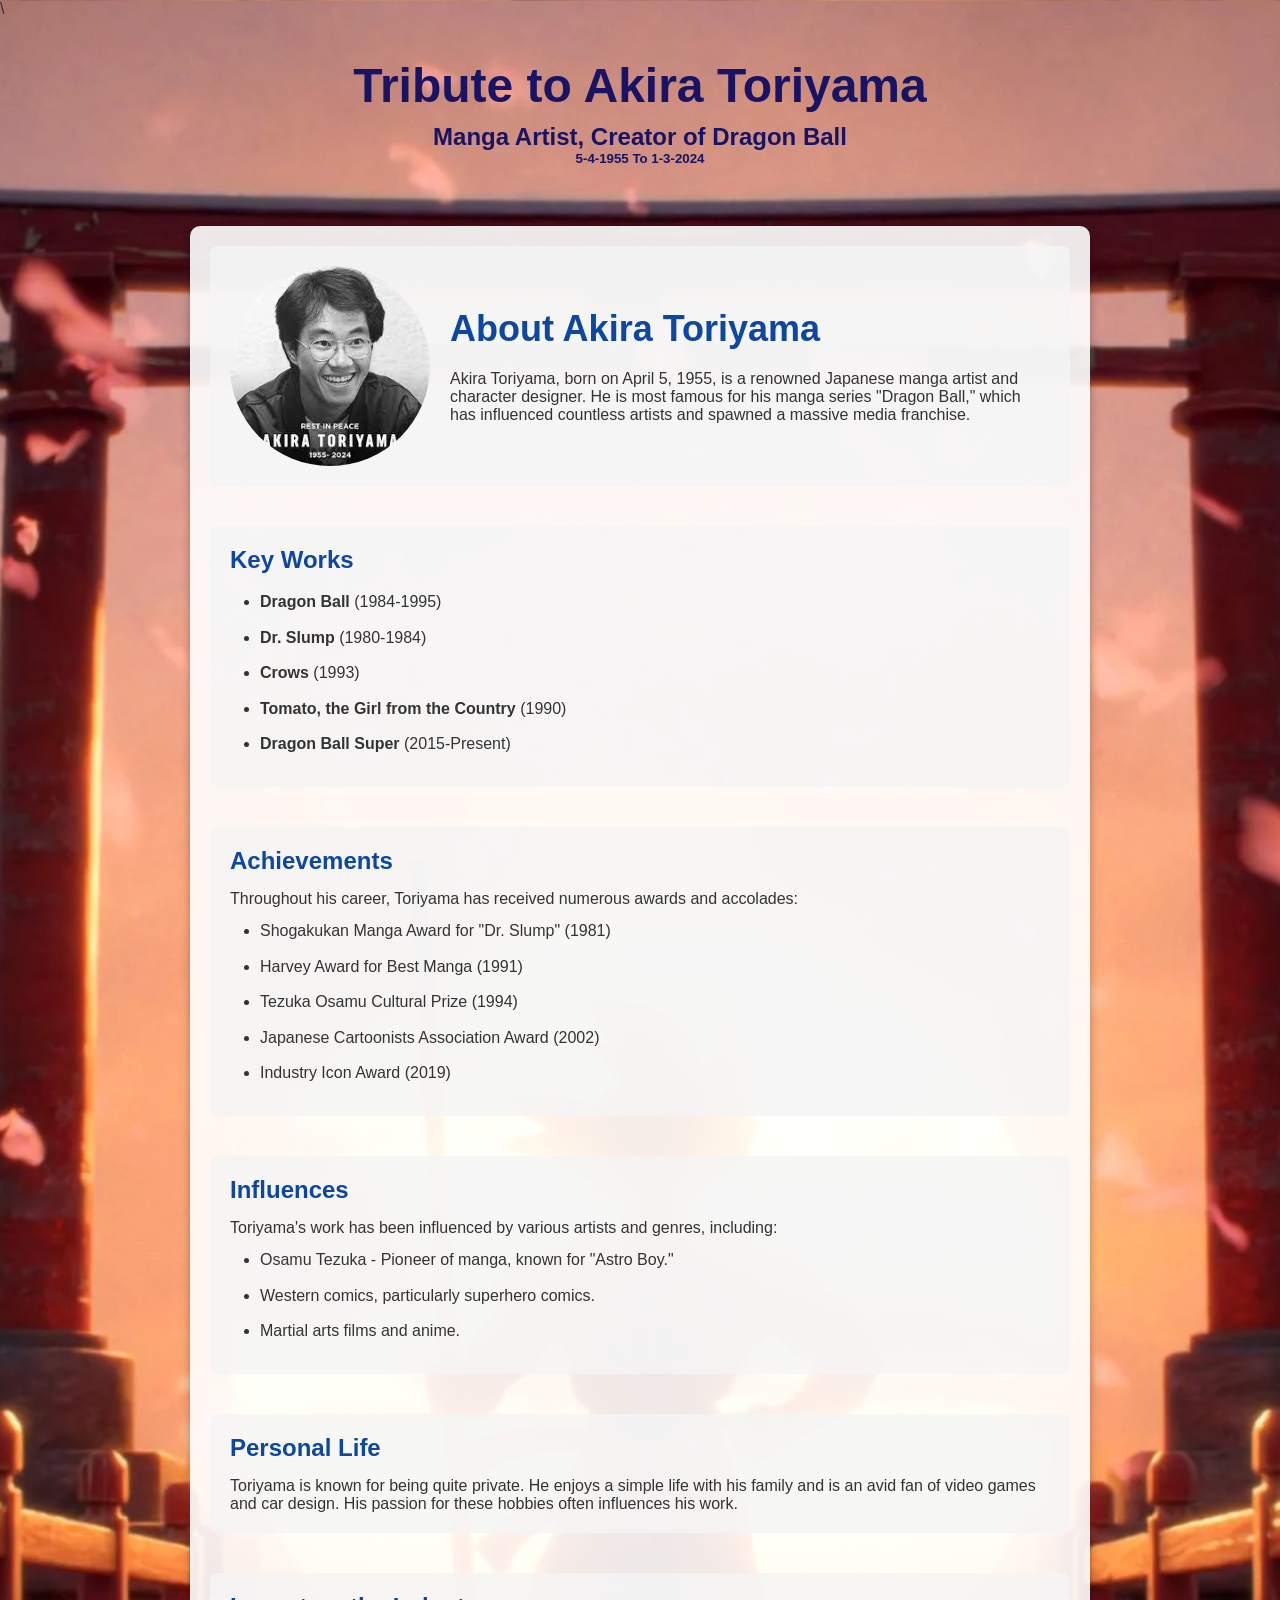
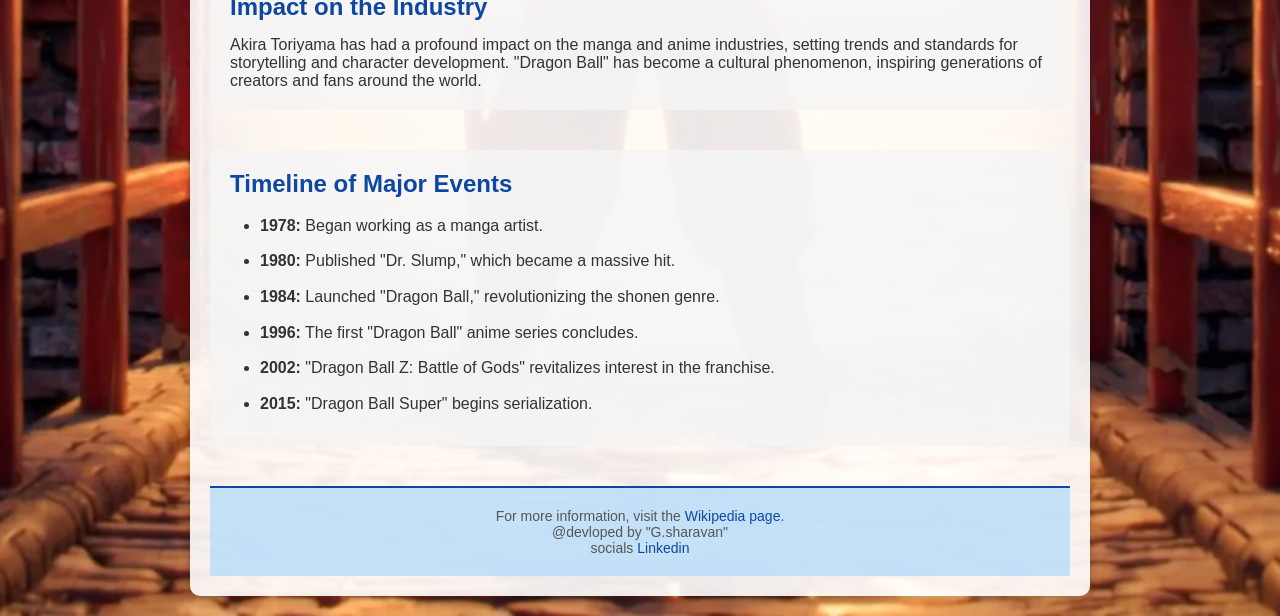
<file: index.html>
\<!DOCTYPE html>
<html lang="en">
<head>
    <meta charset="UTF-8">
    <meta name="viewport" content="width=device-width, initial-scale=1.0">
    <title>Tribute to Akira Toriyama</title>
    <link rel="stylesheet" href="style.css">
</head>
<body>
    <header>
        <div class="header-content">
            <h1>Tribute to Akira Toriyama</h1>
            <h4>Manga Artist, Creator of Dragon Ball</h4>
            <h5>5-4-1955 To 1-3-2024</h5>
        </div>
    </header>
    
    <div class="container">
        <section class="profile">
            <div class="image_container">
                <img src="./Images/akiea.jpg" alt="Akira Toriyama">
            </div>
            <div class="bio">
                <h2>About Akira Toriyama</h2>
                <p>
                    Akira Toriyama, born on April 5, 1955, is a renowned Japanese manga artist and character designer. 
                    He is most famous for his manga series "Dragon Ball," which has influenced countless artists and spawned 
                    a massive media franchise.
                </p>
            </div>
        </section>
        
        <section class="key-works">
            <h2>Key Works</h2>
            <ul>
                <li><strong>Dragon Ball</strong> (1984-1995)</li>
                <li><strong>Dr. Slump</strong> (1980-1984)</li>
                <li><strong>Crows</strong> (1993)</li>
                <li><strong>Tomato, the Girl from the Country</strong> (1990)</li>
                <li><strong>Dragon Ball Super</strong> (2015-Present)</li>
            </ul>
        </section>

        <section class="achievements">
            <h2>Achievements</h2>
            <p>Throughout his career, Toriyama has received numerous awards and accolades:</p>
            <ul>
                <li>Shogakukan Manga Award for "Dr. Slump" (1981)</li>
                <li>Harvey Award for Best Manga (1991)</li>
                <li>Tezuka Osamu Cultural Prize (1994)</li>
                <li>Japanese Cartoonists Association Award (2002)</li>
                <li>Industry Icon Award (2019)</li>
            </ul>
        </section>

        <section class="influences">
            <h2>Influences</h2>
            <p>
                Toriyama's work has been influenced by various artists and genres, including:
            </p>
            <ul>
                <li>Osamu Tezuka - Pioneer of manga, known for "Astro Boy."</li>
                <li>Western comics, particularly superhero comics.</li>
                <li>Martial arts films and anime.</li>
            </ul>
        </section>

        <section class="personal-life">
            <h2>Personal Life</h2>
            <p>
                Toriyama is known for being quite private. He enjoys a simple life with his family and is an avid fan of 
                video games and car design. His passion for these hobbies often influences his work.
            </p>
        </section>

        <section class="impact">
            <h2>Impact on the Industry</h2>
            <p>
                Akira Toriyama has had a profound impact on the manga and anime industries, setting trends and standards 
                for storytelling and character development. "Dragon Ball" has become a cultural phenomenon, inspiring 
                generations of creators and fans around the world.
            </p>
        </section>

        <section class="timeline">
            <h2>Timeline of Major Events</h2>
            <ul>
                <li><strong>1978:</strong> Began working as a manga artist.</li>
                <li><strong>1980:</strong> Published "Dr. Slump," which became a massive hit.</li>
                <li><strong>1984:</strong> Launched "Dragon Ball," revolutionizing the shonen genre.</li>
                <li><strong>1996:</strong> The first "Dragon Ball" anime series concludes.</li>
                <li><strong>2002:</strong> "Dragon Ball Z: Battle of Gods" revitalizes interest in the franchise.</li>
                <li><strong>2015:</strong> "Dragon Ball Super" begins serialization.</li>
            </ul>
        </section>

        <footer>
            <p>
                For more information, visit the 
                <a href="https://en.wikipedia.org/wiki/Akira_Toriyama" target="_blank">Wikipedia page</a>.
            </p>
            <p>@devloped by "G.sharavan"</p>
            <p>socials <a href="https://www.linkedin.com/in/sharavanyadav/" target="_blank">Linkedin</a>  
            </p>
        </footer>
    </div>

    
</body>
</html>
</file>
<file: style.css>
/* Global Styles */
* {
    margin: 0;
    padding: 0;
    box-sizing: border-box;
    font-family: 'Poppins', sans-serif;
}

body {
    background-image: url('./Images/dragon_ball_background.jpg.jpg'); /* Dragon Ball-themed image */
    background-size: cover; /* Cover the entire background */
    background-position: center; /* Center the background */
    color: #333; /* Default text color */
}

header {
    /* Removed background color */
    color: #181463;
    padding: 40px 20px;
    text-align: center;
}

.header-content h1 {
    font-size: 48px;
}

.header-content h4 {
    font-size: 24px;
    margin-top: 10px;
}

.container {
    max-width: 900px;
    margin: 20px auto;
    padding: 20px;
    background-color: rgba(255, 255, 255, 0.9); /* Slightly transparent white background */
    border-radius: 10px;
    box-shadow: 0 2px 10px rgba(0, 0, 0, 0.3);
    animation: fadeIn 1s ease-in-out;
}

.profile {
    display: flex;
    align-items: center;
    margin-bottom: 40px;
}

.image_container {
    width: 200px;
    height: 200px;
    border-radius: 50%;
    overflow: hidden;
    margin-right: 20px;
    transition: transform 0.3s;
}

.image_container:hover {
    transform: scale(1.1);
}

.image_container img {
    width: 100%;
    height: auto;
}

.bio {
    flex: 1;
}

.bio h2 {
    font-size: 36px;
    margin-bottom: 20px;
}

h2 {
    color: #0D47A1; /* Dark blue for headings */
    font-family: 'Roboto', sans-serif; /* New font for section headings */
    font-weight: bold;
    margin-bottom: 15px; /* Increased margin for better separation */
}

section {
    margin-bottom: 40px; /* Add margin for spacing between sections */
    padding: 20px;
    border-radius: 8px;
    background-color: rgba(245, 245, 245, 0.8); /* Light grey with transparency */
    transition: background-color 0.3s;
}

.key-works ul,
.achievements ul,
.influences ul,
.personal-life ul,
.impact ul,
.timeline ul {
    list-style-type: disc;
    margin-left: 20px;
    margin-top: 10px; /* Space between heading and list */
    padding-left: 10px; /* Indent list items */
}

li {
    font-size: 16px; /* Font size for list items */
    line-height: 1.6; /* Increase line height for better readability */
    margin-bottom: 10px; /* Space between points */
}

footer {
    text-align: center;
    padding: 20px;
    background-color: rgba(187, 222, 251, 0.85); /* Light blue footer with transparency */
    border-top: 2px solid #0D47A1; /* Dark blue top border */
}

footer p {
    font-size: 14px;
    color: #555;
}

footer a {
    color: #0D47A1; /* Dark blue for links */
    text-decoration: none;
}

footer a:hover {
    text-decoration: underline;
}

/* Animation */
@keyframes fadeIn {
    from {
        opacity: 0;
    }
    to {
        opacity: 1;
    }
}

@media (max-width: 600px) {
    .profile {
        flex-direction: column;
        align-items: center;
    }

    .image_container {
        margin-bottom: 20px;
    }
}
</file>
